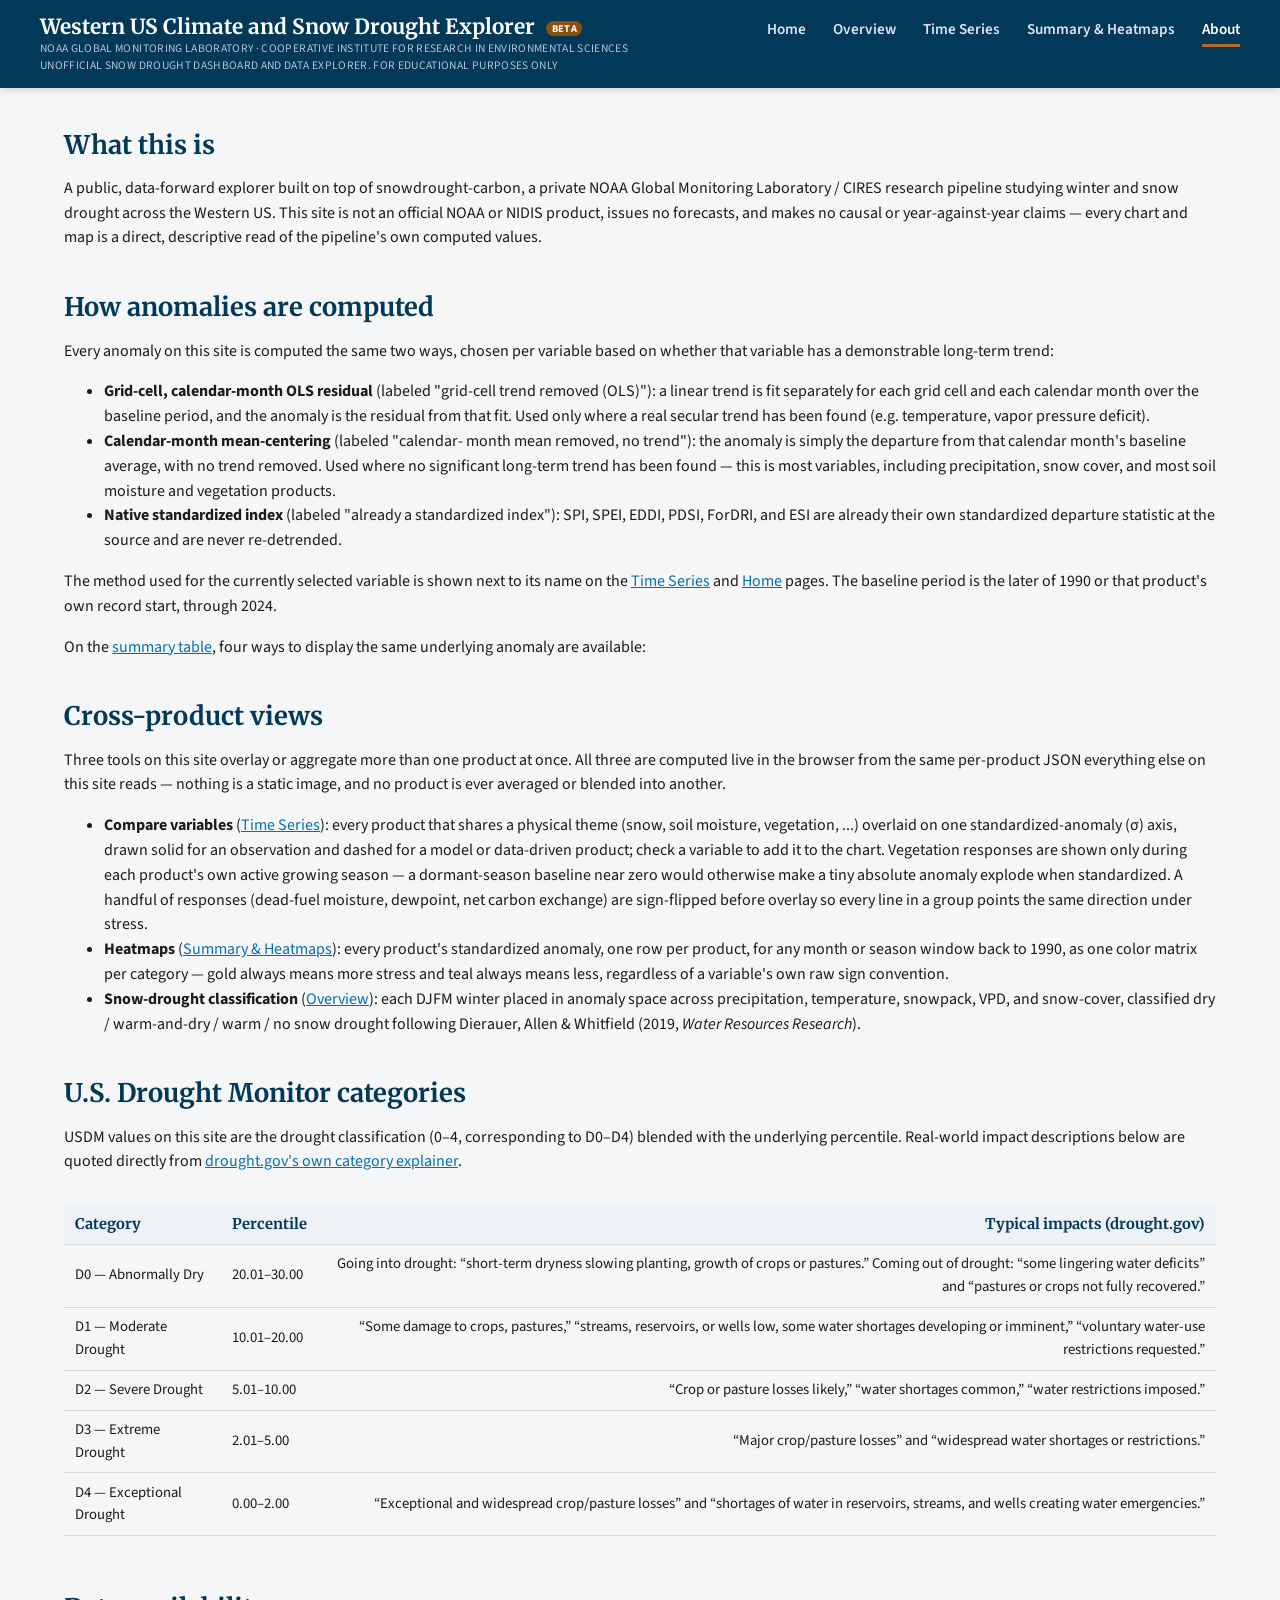
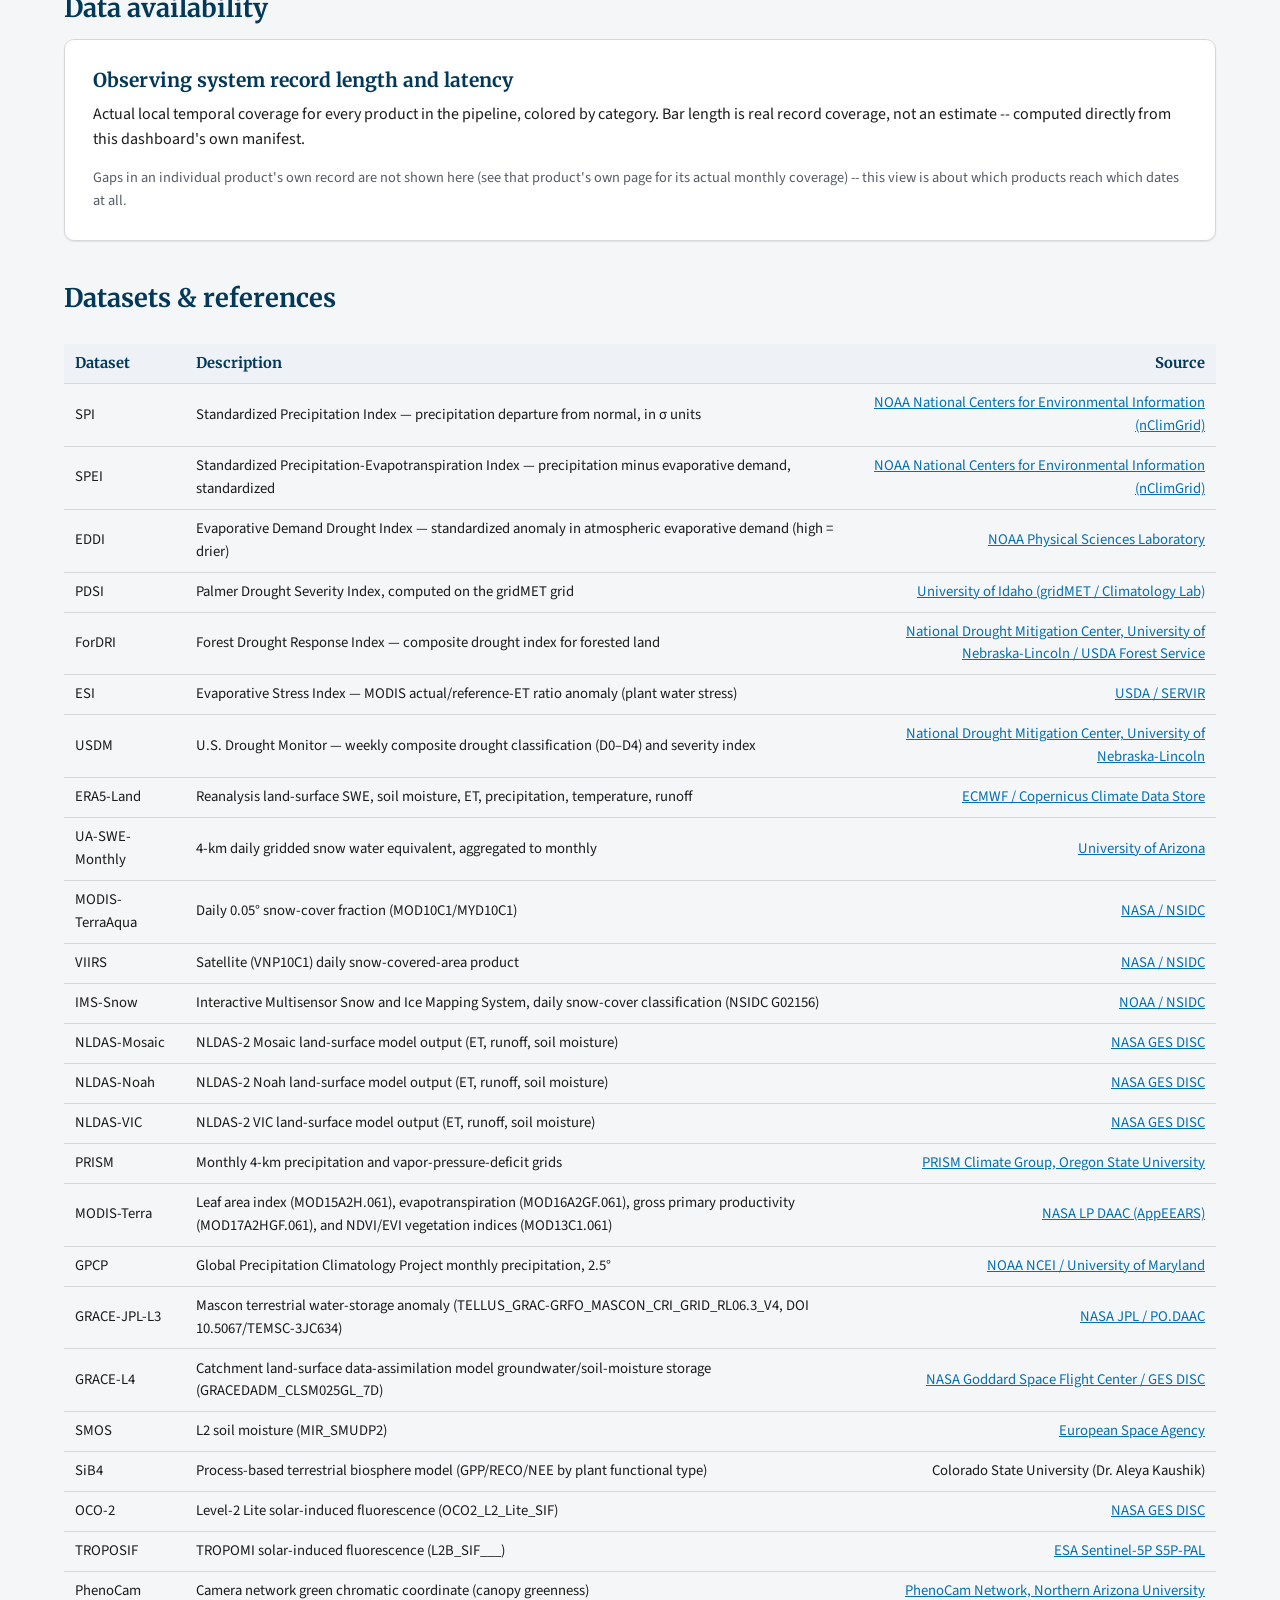
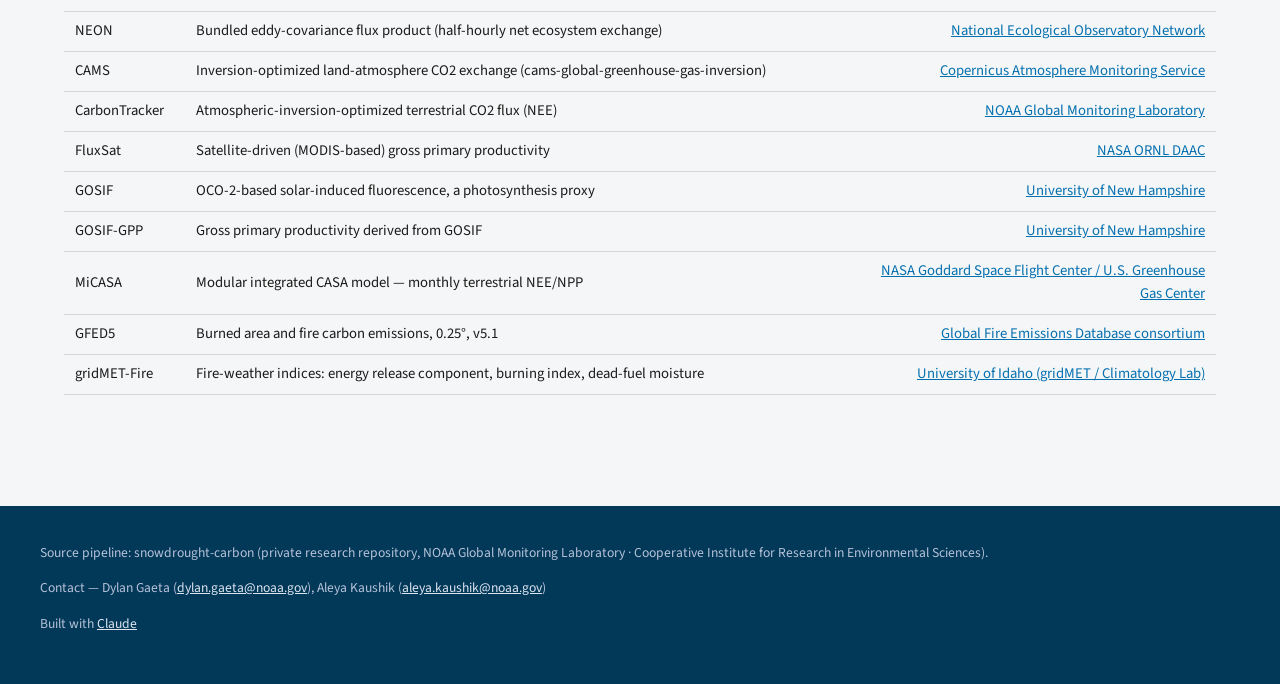
<file: about.html>
<!DOCTYPE html>
<html lang="en">
<head>
<meta charset="UTF-8">
<meta name="viewport" content="width=device-width, initial-scale=1.0">
<meta name="description" content="Methodology, data sources, and references for the Western US Climate and Snow Drought Explorer -- an unofficial, descriptive-only research dashboard.">
<title>About &mdash; 2025-2026 Western US Climate and Snow Drought Explorer</title>
<link rel="icon" href="data:image/svg+xml,%3Csvg xmlns='http://www.w3.org/2000/svg' viewBox='0 0 24 24'%3E%3Cg stroke='%23162e51' stroke-width='2' stroke-linecap='round'%3E%3Cline x1='12' y1='2' x2='12' y2='22'/%3E%3Cline x1='4' y1='6' x2='20' y2='18'/%3E%3Cline x1='4' y1='18' x2='20' y2='6'/%3E%3C/g%3E%3C/svg%3E">
<link rel="preconnect" href="https://fonts.googleapis.com">
<link href="https://fonts.googleapis.com/css2?family=Source+Sans+Pro:wght@400;600;700&family=Merriweather:wght@700;900&display=swap" rel="stylesheet">
<link rel="stylesheet" href="css/style.css">
<script src="https://cdn.plot.ly/plotly-2.35.2.min.js"></script>
</head>
<body>

<header class="site-header">
  <div class="header-inner">
    <h1 class="wordmark-h1"><a class="wordmark" href="index.html">Western US Climate and Snow Drought Explorer <span class="beta-tag">BETA</span>
      <small>NOAA Global Monitoring Laboratory &middot; Cooperative Institute for Research in Environmental Sciences</small>
      <small>Unofficial snow drought dashboard and data explorer. For educational purposes only</small>
    </a></h1>
    <nav class="site-nav">
      <a href="index.html">Home</a>
      <a href="findings.html">Overview</a>
      <a href="explore.html">Time Series</a>
      <a href="data.html">Summary & Heatmaps</a>
      <a href="about.html" class="active">About</a>
    </nav>
  </div>
</header>

<main>

  <section id="what-this-is">
    <h2>What this is</h2>
    <p>
      A public, data-forward explorer built on top of snowdrought-carbon, a
      private NOAA Global Monitoring Laboratory / CIRES research pipeline
      studying winter and snow drought across the Western US. This site is
      not an official NOAA or NIDIS product, issues no forecasts, and makes
      no causal or year-against-year claims &mdash; every chart and map is a
      direct, descriptive read of the pipeline's own computed values.
    </p>
  </section>

  <section id="methodology">
    <h2>How anomalies are computed</h2>
    <p>
      Every anomaly on this site is computed the same two ways, chosen per
      variable based on whether that variable has a demonstrable long-term
      trend:
    </p>
    <ul>
      <li><strong>Grid-cell, calendar-month OLS residual</strong> (labeled
        "grid-cell trend removed (OLS)"): a linear trend is fit separately
        for each grid cell and each calendar month over the baseline
        period, and the anomaly is the residual from that fit. Used only
        where a real secular trend has been found (e.g. temperature,
        vapor pressure deficit).</li>
      <li><strong>Calendar-month mean-centering</strong> (labeled "calendar-
        month mean removed, no trend"): the anomaly is simply the departure
        from that calendar month's baseline average, with no trend
        removed. Used where no significant long-term trend has been found
        &mdash; this is most variables, including precipitation, snow
        cover, and most soil moisture and vegetation products.</li>
      <li><strong>Native standardized index</strong> (labeled "already a
        standardized index"): SPI, SPEI, EDDI, PDSI, ForDRI, and ESI are
        already their own standardized departure statistic at the source
        and are never re-detrended.</li>
    </ul>
    <p>
      The method used for the currently selected variable is shown next to
      its name on the <a href="explore.html">Time Series</a> and
      <a href="index.html">Home</a> pages. The baseline period is the later
      of 1990 or that product's own record start, through 2024.
    </p>
    <p>
      On the <a href="data.html">summary table</a>, four ways to display the
      same underlying anomaly are available:
    </p>
    <ul id="value-type-list"></ul>
  </section>

  <section id="cross-product-methodology">
    <h2>Cross-product views</h2>
    <p>
      Three tools on this site overlay or aggregate more than one product at
      once. All three are computed live in the browser from the same
      per-product JSON everything else on this site reads &mdash; nothing is
      a static image, and no product is ever averaged or blended into
      another.
    </p>
    <ul>
      <li><strong>Compare variables</strong>
        (<a href="explore.html#compare">Time Series</a>): every product
        that shares a physical theme (snow, soil moisture, vegetation, ...)
        overlaid on one standardized-anomaly (&sigma;) axis, drawn solid for
        an observation and dashed for a model or data-driven product; check a
        variable to add it to the chart. Vegetation responses are shown only
        during each product's own active growing season &mdash; a
        dormant-season baseline near zero would otherwise make a tiny
        absolute anomaly explode when standardized. A handful of responses
        (dead-fuel moisture, dewpoint, net carbon exchange) are sign-flipped
        before overlay so every line in a group points the same direction
        under stress.</li>
      <li><strong>Heatmaps</strong> (<a href="data.html#heatmaps">Summary &amp;
        Heatmaps</a>): every product's standardized anomaly, one row per
        product, for any month or season window back to 1990, as one color
        matrix per category &mdash; gold always means more stress and teal
        always means less, regardless of a variable's own raw sign
        convention.</li>
      <li><strong>Snow-drought classification</strong>
        (<a href="findings.html">Overview</a>): each DJFM winter placed
        in anomaly space across precipitation, temperature, snowpack, VPD,
        and snow-cover, classified dry / warm-and-dry / warm / no snow
        drought following Dierauer, Allen &amp; Whitfield (2019, <em>Water
        Resources Research</em>).</li>
    </ul>
  </section>

  <section id="usdm-classification">
    <h2>U.S. Drought Monitor categories</h2>
    <p>USDM values on this site are the drought classification (0&ndash;4,
      corresponding to D0&ndash;D4) blended with the underlying percentile.
      Real-world impact descriptions below are quoted directly from
      <a href="https://www.drought.gov/explaining-drought-category-maps" target="_blank" rel="noopener">drought.gov's own category explainer</a>.</p>
    <div style="overflow-x:auto;">
      <table class="headline-table">
        <thead><tr><th>Category</th><th>Percentile</th><th>Typical impacts (drought.gov)</th></tr></thead>
        <tbody>
          <tr><td>D0 &mdash; Abnormally Dry</td><td>20.01&ndash;30.00</td><td>Going into drought: &ldquo;short-term dryness slowing planting, growth of crops or pastures.&rdquo; Coming out of drought: &ldquo;some lingering water deficits&rdquo; and &ldquo;pastures or crops not fully recovered.&rdquo;</td></tr>
          <tr><td>D1 &mdash; Moderate Drought</td><td>10.01&ndash;20.00</td><td>&ldquo;Some damage to crops, pastures,&rdquo; &ldquo;streams, reservoirs, or wells low, some water shortages developing or imminent,&rdquo; &ldquo;voluntary water-use restrictions requested.&rdquo;</td></tr>
          <tr><td>D2 &mdash; Severe Drought</td><td>5.01&ndash;10.00</td><td>&ldquo;Crop or pasture losses likely,&rdquo; &ldquo;water shortages common,&rdquo; &ldquo;water restrictions imposed.&rdquo;</td></tr>
          <tr><td>D3 &mdash; Extreme Drought</td><td>2.01&ndash;5.00</td><td>&ldquo;Major crop/pasture losses&rdquo; and &ldquo;widespread water shortages or restrictions.&rdquo;</td></tr>
          <tr><td>D4 &mdash; Exceptional Drought</td><td>0.00&ndash;2.00</td><td>&ldquo;Exceptional and widespread crop/pasture losses&rdquo; and &ldquo;shortages of water in reservoirs, streams, and wells creating water emergencies.&rdquo;</td></tr>
        </tbody>
      </table>
    </div>
  </section>

  <section id="observational-coverage">
    <h2>Data availability</h2>
    <div class="panel finding-card">
      <h3>Observing system record length and latency</h3>
      <p>Actual local temporal coverage for every product in the pipeline,
        colored by category. Bar length is real record coverage, not an
        estimate -- computed directly from this dashboard's own manifest.</p>
      <div id="coverage-chart"></div>
      <p class="finding-note">Gaps in an individual product's own record are not shown here (see that product's own page for its actual monthly coverage) -- this view is about which products reach which dates at all.</p>
    </div>
  </section>

  <section id="references">
    <h2>Datasets &amp; references</h2>
    <div style="overflow-x:auto;">
      <table class="headline-table">
        <thead><tr><th>Dataset</th><th>Description</th><th>Source</th></tr></thead>
        <tbody>
          <tr><td>SPI</td><td>Standardized Precipitation Index &mdash; precipitation departure from normal, in &sigma; units</td><td><a href="https://www.drought.gov/data-maps-tools/us-gridded-standardized-precipitation-index-spi-nclimgrid-monthly" target="_blank" rel="noopener">NOAA National Centers for Environmental Information (nClimGrid)</a></td></tr>
          <tr><td>SPEI</td><td>Standardized Precipitation-Evapotranspiration Index &mdash; precipitation minus evaporative demand, standardized</td><td><a href="https://www.drought.gov/data-maps-tools/us-gridded-standardized-precipitation-index-spei-nclimgrid-monthly" target="_blank" rel="noopener">NOAA National Centers for Environmental Information (nClimGrid)</a></td></tr>
          <tr><td>EDDI</td><td>Evaporative Demand Drought Index &mdash; standardized anomaly in atmospheric evaporative demand (high = drier)</td><td><a href="https://psl.noaa.gov/eddi/" target="_blank" rel="noopener">NOAA Physical Sciences Laboratory</a></td></tr>
          <tr><td>PDSI</td><td>Palmer Drought Severity Index, computed on the gridMET grid</td><td><a href="https://www.drought.gov/data-maps-tools/us-gridded-palmer-drought-severity-index-pdsi-gridmet" target="_blank" rel="noopener">University of Idaho (gridMET / Climatology Lab)</a></td></tr>
          <tr><td>ForDRI</td><td>Forest Drought Response Index &mdash; composite drought index for forested land</td><td><a href="https://fordri.unl.edu" target="_blank" rel="noopener">National Drought Mitigation Center, University of Nebraska-Lincoln / USDA Forest Service</a></td></tr>
          <tr><td>ESI</td><td>Evaporative Stress Index &mdash; MODIS actual/reference-ET ratio anomaly (plant water stress)</td><td><a href="https://gis1.servirglobal.net/data/esi" target="_blank" rel="noopener">USDA / SERVIR</a></td></tr>
          <tr><td>USDM</td><td>U.S. Drought Monitor &mdash; weekly composite drought classification (D0&ndash;D4) and severity index</td><td><a href="https://droughtmonitor.unl.edu/" target="_blank" rel="noopener">National Drought Mitigation Center, University of Nebraska-Lincoln</a></td></tr>
          <tr><td>ERA5-Land</td><td>Reanalysis land-surface SWE, soil moisture, ET, precipitation, temperature, runoff</td><td><a href="https://cds.climate.copernicus.eu/" target="_blank" rel="noopener">ECMWF / Copernicus Climate Data Store</a></td></tr>
          <tr><td>UA-SWE-Monthly</td><td>4-km daily gridded snow water equivalent, aggregated to monthly</td><td><a href="https://climate.arizona.edu/data/UA_SWE/DailyData_4km" target="_blank" rel="noopener">University of Arizona</a></td></tr>
          <tr><td>MODIS-TerraAqua</td><td>Daily 0.05&deg; snow-cover fraction (MOD10C1/MYD10C1)</td><td><a href="https://nsidc.org/data/mod10c1" target="_blank" rel="noopener">NASA / NSIDC</a></td></tr>
          <tr><td>VIIRS</td><td>Satellite (VNP10C1) daily snow-covered-area product</td><td><a href="https://nsidc.org/data/vnp10c1" target="_blank" rel="noopener">NASA / NSIDC</a></td></tr>
          <tr><td>IMS-Snow</td><td>Interactive Multisensor Snow and Ice Mapping System, daily snow-cover classification (NSIDC G02156)</td><td><a href="https://nsidc.org/data/g02156" target="_blank" rel="noopener">NOAA / NSIDC</a></td></tr>
          <tr><td>NLDAS-Mosaic</td><td>NLDAS-2 Mosaic land-surface model output (ET, runoff, soil moisture)</td><td><a href="https://ldas.gsfc.nasa.gov/nldas" target="_blank" rel="noopener">NASA GES DISC</a></td></tr>
          <tr><td>NLDAS-Noah</td><td>NLDAS-2 Noah land-surface model output (ET, runoff, soil moisture)</td><td><a href="https://ldas.gsfc.nasa.gov/nldas" target="_blank" rel="noopener">NASA GES DISC</a></td></tr>
          <tr><td>NLDAS-VIC</td><td>NLDAS-2 VIC land-surface model output (ET, runoff, soil moisture)</td><td><a href="https://ldas.gsfc.nasa.gov/nldas" target="_blank" rel="noopener">NASA GES DISC</a></td></tr>
          <tr><td>PRISM</td><td>Monthly 4-km precipitation and vapor-pressure-deficit grids</td><td><a href="https://services.nacse.org/prism/data/get/us/4km/" target="_blank" rel="noopener">PRISM Climate Group, Oregon State University</a></td></tr>
          <tr><td>MODIS-Terra</td><td>Leaf area index (MOD15A2H.061), evapotranspiration (MOD16A2GF.061), gross primary productivity (MOD17A2HGF.061), and NDVI/EVI vegetation indices (MOD13C1.061)</td><td><a href="https://appeears.earthdatacloud.nasa.gov/" target="_blank" rel="noopener">NASA LP DAAC (AppEEARS)</a></td></tr>
          <tr><td>GPCP</td><td>Global Precipitation Climatology Project monthly precipitation, 2.5&deg;</td><td><a href="https://www.ncei.noaa.gov/products/global-precipitation-climatology-project" target="_blank" rel="noopener">NOAA NCEI / University of Maryland</a></td></tr>
          <tr><td>GRACE-JPL-L3</td><td>Mascon terrestrial water-storage anomaly (TELLUS_GRAC-GRFO_MASCON_CRI_GRID_RL06.3_V4, DOI 10.5067/TEMSC-3JC634)</td><td><a href="https://podaac.jpl.nasa.gov/dataset/TELLUS_GRAC-GRFO_MASCON_CRI_GRID_RL06.3_V4" target="_blank" rel="noopener">NASA JPL / PO.DAAC</a></td></tr>
          <tr><td>GRACE-L4</td><td>Catchment land-surface data-assimilation model groundwater/soil-moisture storage (GRACEDADM_CLSM025GL_7D)</td><td><a href="https://earth.gsfc.nasa.gov/hydro/data/groundwater-and-soil-moisture-conditions-grace-data-assimilation" target="_blank" rel="noopener">NASA Goddard Space Flight Center / GES DISC</a></td></tr>
          <tr><td>SMOS</td><td>L2 soil moisture (MIR_SMUDP2)</td><td><a href="https://earth.esa.int/eogateway/missions/smos" target="_blank" rel="noopener">European Space Agency</a></td></tr>
          <tr><td>SiB4</td><td>Process-based terrestrial biosphere model (GPP/RECO/NEE by plant functional type)</td><td>Colorado State University (Dr. Aleya Kaushik)</td></tr>
          <tr><td>OCO-2</td><td>Level-2 Lite solar-induced fluorescence (OCO2_L2_Lite_SIF)</td><td><a href="https://disc.gsfc.nasa.gov/" target="_blank" rel="noopener">NASA GES DISC</a></td></tr>
          <tr><td>TROPOSIF</td><td>TROPOMI solar-induced fluorescence (L2B_SIF___)</td><td><a href="https://s5p-pal.com/" target="_blank" rel="noopener">ESA Sentinel-5P S5P-PAL</a></td></tr>
          <tr><td>PhenoCam</td><td>Camera network green chromatic coordinate (canopy greenness)</td><td><a href="https://phenocam.nau.edu/" target="_blank" rel="noopener">PhenoCam Network, Northern Arizona University</a></td></tr>
          <tr><td>NEON</td><td>Bundled eddy-covariance flux product (half-hourly net ecosystem exchange)</td><td><a href="https://data.neonscience.org/data-products/DP4.00200.001" target="_blank" rel="noopener">National Ecological Observatory Network</a></td></tr>
          <tr><td>CAMS</td><td>Inversion-optimized land-atmosphere CO2 exchange (cams-global-greenhouse-gas-inversion)</td><td><a href="https://ads.atmosphere.copernicus.eu/" target="_blank" rel="noopener">Copernicus Atmosphere Monitoring Service</a></td></tr>
          <tr><td>CarbonTracker</td><td>Atmospheric-inversion-optimized terrestrial CO2 flux (NEE)</td><td><a href="https://gml.noaa.gov/ccgg/carbontracker/" target="_blank" rel="noopener">NOAA Global Monitoring Laboratory</a></td></tr>
          <tr><td>FluxSat</td><td>Satellite-driven (MODIS-based) gross primary productivity</td><td><a href="https://www.earthdata.nasa.gov/data/catalog/ornl-cloud-fluxsat-gpp-fpar-1835-2" target="_blank" rel="noopener">NASA ORNL DAAC</a></td></tr>
          <tr><td>GOSIF</td><td>OCO-2-based solar-induced fluorescence, a photosynthesis proxy</td><td><a href="https://data.globalecology.unh.edu/data/GOSIF_v2/Monthly/" target="_blank" rel="noopener">University of New Hampshire</a></td></tr>
          <tr><td>GOSIF-GPP</td><td>Gross primary productivity derived from GOSIF</td><td><a href="https://data.globalecology.unh.edu/data/GOSIF-GPP_v3/Monthly/Mean/" target="_blank" rel="noopener">University of New Hampshire</a></td></tr>
          <tr><td>MiCASA</td><td>Modular integrated CASA model &mdash; monthly terrestrial NEE/NPP</td><td><a href="https://earth.gov/ghgcenter/data-catalog/micasa-carbonflux-grid-v1" target="_blank" rel="noopener">NASA Goddard Space Flight Center / U.S. Greenhouse Gas Center</a></td></tr>
          <tr><td>GFED5</td><td>Burned area and fire carbon emissions, 0.25&deg;, v5.1</td><td><a href="https://www.globalfiredata.org/data.html" target="_blank" rel="noopener">Global Fire Emissions Database consortium</a></td></tr>
          <tr><td>gridMET-Fire</td><td>Fire-weather indices: energy release component, burning index, dead-fuel moisture</td><td><a href="https://www.northwestknowledge.net/metdata/data" target="_blank" rel="noopener">University of Idaho (gridMET / Climatology Lab)</a></td></tr>
        </tbody>
      </table>
    </div>
  </section>

</main>

<footer class="site-footer">
  <div class="footer-inner">
    <p>
      Source pipeline: snowdrought-carbon (private research repository, NOAA
      Global Monitoring Laboratory &middot; Cooperative Institute for
      Research in Environmental Sciences).
    </p>
    <p id="contact">
      Contact &mdash;
      Dylan Gaeta (<a href="mailto:dylan.gaeta@noaa.gov">dylan.gaeta@noaa.gov</a>),
      Aleya Kaushik (<a href="mailto:aleya.kaushik@noaa.gov">aleya.kaushik@noaa.gov</a>)
    </p>
    <p id="built-with">Built with <a href="https://claude.com/claude-code" target="_blank" rel="noopener">Claude</a></p>
  </div>
</footer>

<script src="js/common.js"></script>
<script src="js/about.js"></script>
</body>
</html>
</file>
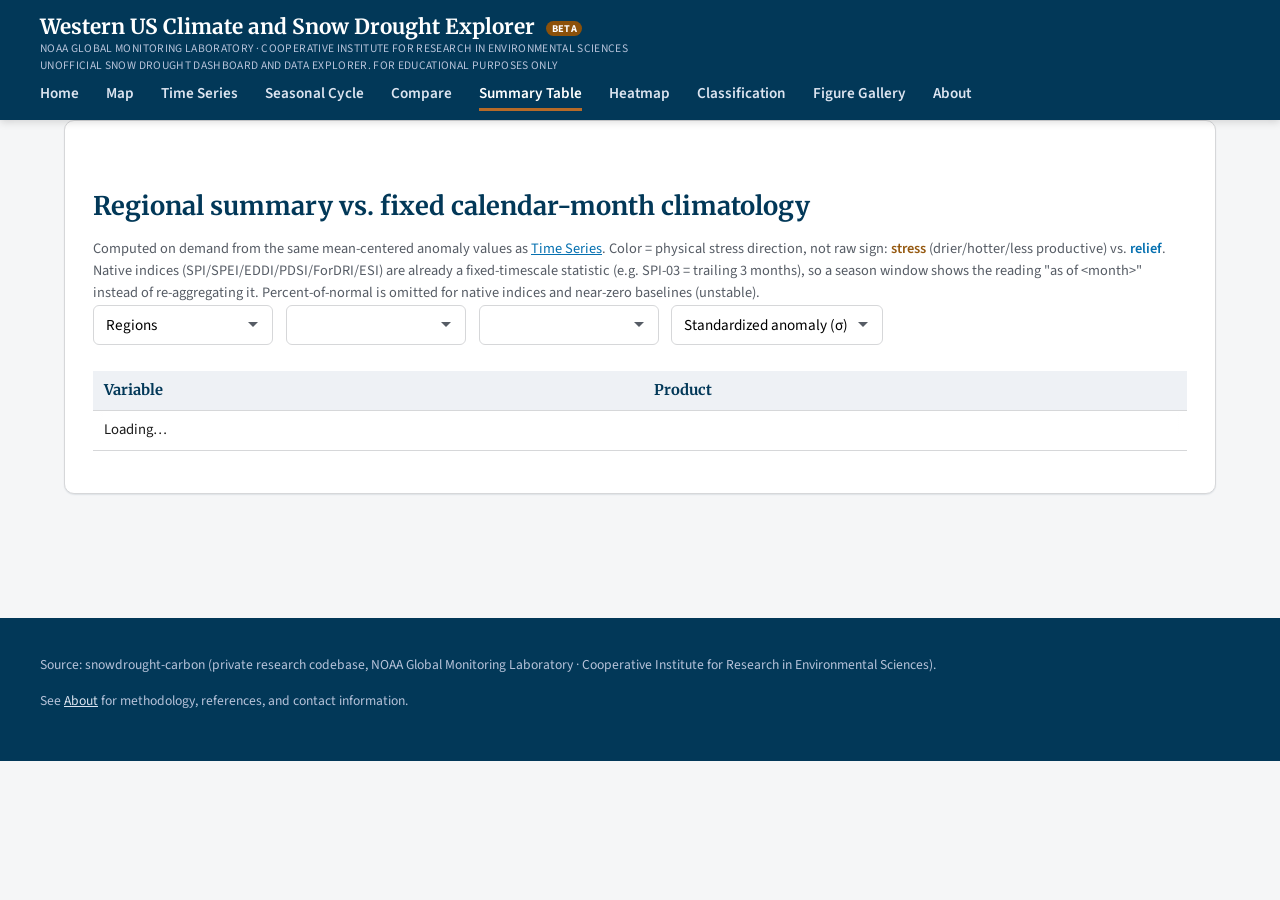
<file: data.html>
<!DOCTYPE html>
<html lang="en">
<head>
<meta charset="UTF-8">
<meta name="viewport" content="width=device-width, initial-scale=1.0">
<meta name="description" content="Regional summary table -- every product, one month/season/year at a time -- for the Western US snow drought dashboard.">
<title>Summary Table &mdash; 2025-2026 Western US Climate and Snow Drought Explorer</title>
<link rel="icon" href="data:image/svg+xml,%3Csvg xmlns='http://www.w3.org/2000/svg' viewBox='0 0 24 24'%3E%3Cg stroke='%23162e51' stroke-width='2' stroke-linecap='round'%3E%3Cline x1='12' y1='2' x2='12' y2='22'/%3E%3Cline x1='4' y1='6' x2='20' y2='18'/%3E%3Cline x1='4' y1='18' x2='20' y2='6'/%3E%3C/g%3E%3C/svg%3E">
<link rel="preconnect" href="https://fonts.googleapis.com">
<link href="https://fonts.googleapis.com/css2?family=Source+Sans+Pro:wght@400;600;700&family=Merriweather:wght@700;900&display=swap" rel="stylesheet">
<link rel="stylesheet" href="css/style.css">
<script src="https://cdn.plot.ly/plotly-2.35.2.min.js"></script>
</head>
<body>

<header class="site-header">
  <div class="header-inner">
    <h1 class="wordmark-h1"><a class="wordmark" href="home.html">Western US Climate and Snow Drought Explorer <span class="beta-tag">BETA</span>
      <small>NOAA Global Monitoring Laboratory &middot; Cooperative Institute for Research in Environmental Sciences</small>
      <small>Unofficial snow drought dashboard and data explorer. For educational purposes only</small>
    </a></h1>
    <button class="nav-toggle" id="nav-toggle" type="button" aria-label="Toggle navigation" aria-expanded="false" aria-controls="site-nav"><span></span><span></span><span></span></button>
    <nav class="site-nav" id="site-nav">
      <a href="home.html">Home</a>
      <a href="map.html">Map</a>
      <a href="explore.html">Time Series</a>
      <a href="seasonal.html">Seasonal Cycle</a>
      <a href="compare.html">Compare</a>
      <a href="data.html" class="active">Summary Table</a>
      <a href="heatmaps.html">Heatmap</a>
      <a href="classification.html">Classification</a>
      <a href="gallery.html">Figure Gallery</a>
      <a href="about.html">About</a>
    </nav>
  </div>
</header>

<main>

  <section class="panel" id="summary">
    <h2>Regional summary vs. fixed calendar-month climatology</h2>
    <p class="finding-note">
      Computed on demand from the same mean-centered anomaly values as
      <a href="explore.html">Time Series</a>. Color = physical stress
      direction, not raw sign:
      <span style="color:#955910; font-weight:600;">stress</span>
      (drier/hotter/less productive) vs.
      <span style="color:#0570b0; font-weight:600;">relief</span>.
      Native indices (SPI/SPEI/EDDI/PDSI/ForDRI/ESI) are already a
      fixed-timescale statistic (e.g. SPI-03 = trailing 3 months), so a
      season window shows the reading "as of &lt;month&gt;" instead of
      re-aggregating it. Percent-of-normal is omitted for native indices
      and near-zero baselines (unstable).
    </p>
    <div class="selector-row">
      <select id="summary-region-group-select" aria-label="Regions">
        <option value="summary" selected>Regions</option>
        <option value="states">States</option>
        <option value="huc2">HUC2 regions</option>
      </select>
      <select id="summary-window-select" aria-label="Window"></select>
      <select id="summary-year-select" aria-label="Year"></select>
      <select id="summary-value-select" aria-label="Value to display">
        <option value="sigma" selected>Standardized anomaly (&sigma;)</option>
        <option value="percentile">Percentile</option>
        <option value="raw">Raw units</option>
        <option value="percent_of_normal">Percent of normal</option>
        <option value="rank">Rank on record</option>
      </select>
    </div>
    <p id="summary-value-glossary" class="value-glossary"></p>
    <div class="summary-table-scroll">
      <table class="headline-table" id="summary-table">
        <thead>
          <tr id="summary-table-header"><th>Variable</th><th>Product</th></tr>
        </thead>
        <tbody id="summary-table-body">
          <tr><td colspan="2">Loading&hellip;</td></tr>
        </tbody>
      </table>
    </div>
  </section>

</main>

<footer class="site-footer">
  <div class="footer-inner">
    <p>
      Source: snowdrought-carbon (private research codebase, NOAA
      Global Monitoring Laboratory &middot; Cooperative Institute for
      Research in Environmental Sciences).
    </p>
    <p>
      See <a href="about.html">About</a> for methodology, references, and
      contact information.
    </p>
  </div>
</footer>

<script src="js/common.js"></script>
<script src="js/summary.js"></script>
</body>
</html>
</file>
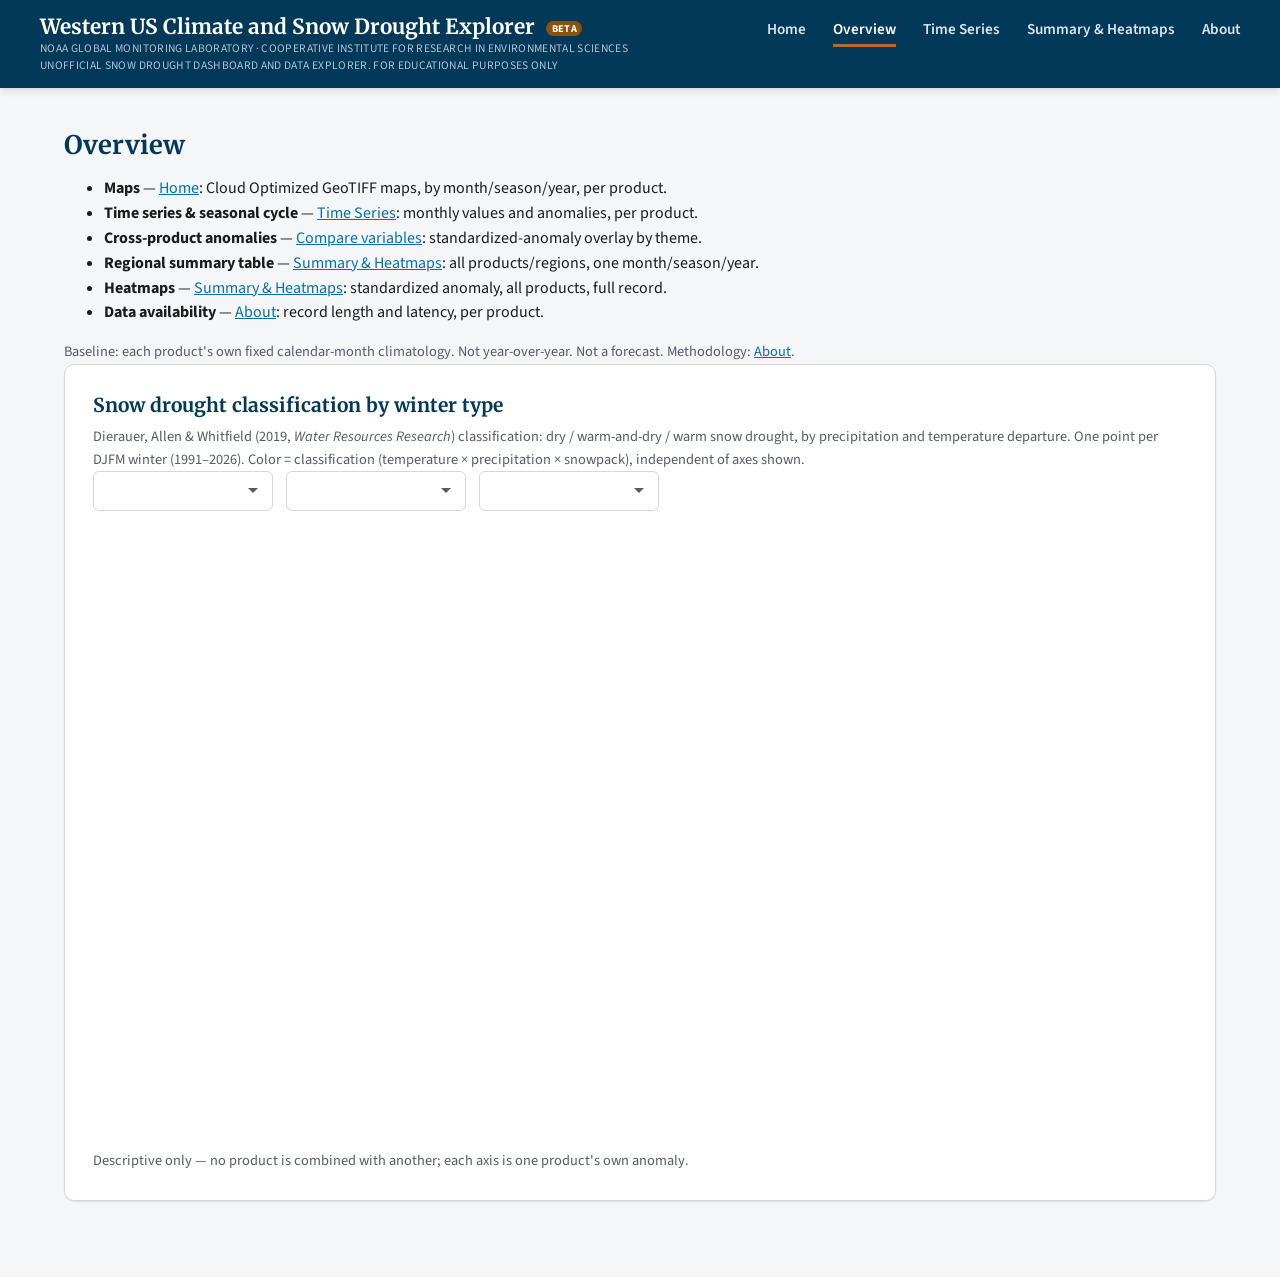
<file: findings.html>
<!DOCTYPE html>
<html lang="en">
<head>
<meta charset="UTF-8">
<meta name="viewport" content="width=device-width, initial-scale=1.0">
<meta name="description" content="Overview of the Western US snow drought explorer's data views -- maps, time series, seasonal cycle, cross-product anomalies, heatmaps, data availability -- and the Dierauer snow-drought classification for the 2025-2026 winter.">
<title>Overview &mdash; 2025-2026 Western US Climate and Snow Drought Explorer</title>
<link rel="icon" href="data:image/svg+xml,%3Csvg xmlns='http://www.w3.org/2000/svg' viewBox='0 0 24 24'%3E%3Cg stroke='%23162e51' stroke-width='2' stroke-linecap='round'%3E%3Cline x1='12' y1='2' x2='12' y2='22'/%3E%3Cline x1='4' y1='6' x2='20' y2='18'/%3E%3Cline x1='4' y1='18' x2='20' y2='6'/%3E%3C/g%3E%3C/svg%3E">
<link rel="preconnect" href="https://fonts.googleapis.com">
<link href="https://fonts.googleapis.com/css2?family=Source+Sans+Pro:wght@400;600;700&family=Merriweather:wght@700;900&display=swap" rel="stylesheet">
<link rel="stylesheet" href="css/style.css">
<script src="https://cdn.plot.ly/plotly-2.35.2.min.js"></script>
</head>
<body>

<header class="site-header">
  <div class="header-inner">
    <h1 class="wordmark-h1"><a class="wordmark" href="index.html">Western US Climate and Snow Drought Explorer <span class="beta-tag">BETA</span>
      <small>NOAA Global Monitoring Laboratory &middot; Cooperative Institute for Research in Environmental Sciences</small>
      <small>Unofficial snow drought dashboard and data explorer. For educational purposes only</small>
    </a></h1>
    <nav class="site-nav">
      <a href="index.html">Home</a>
      <a href="findings.html" class="active">Overview</a>
      <a href="explore.html">Time Series</a>
      <a href="data.html">Summary & Heatmaps</a>
      <a href="about.html">About</a>
    </nav>
  </div>
</header>

<main>

  <section id="overview">
    <h2>Overview</h2>
    <ul class="overview-list">
      <li><strong>Maps</strong> &mdash; <a href="index.html">Home</a>: Cloud Optimized GeoTIFF maps, by month/season/year, per product.</li>
      <li><strong>Time series &amp; seasonal cycle</strong> &mdash; <a href="explore.html">Time Series</a>: monthly values and anomalies, per product.</li>
      <li><strong>Cross-product anomalies</strong> &mdash; <a href="explore.html#compare">Compare variables</a>: standardized-anomaly overlay by theme.</li>
      <li><strong>Regional summary table</strong> &mdash; <a href="data.html">Summary &amp; Heatmaps</a>: all products/regions, one month/season/year.</li>
      <li><strong>Heatmaps</strong> &mdash; <a href="data.html#heatmaps">Summary &amp; Heatmaps</a>: standardized anomaly, all products, full record.</li>
      <li><strong>Data availability</strong> &mdash; <a href="about.html#observational-coverage">About</a>: record length and latency, per product.</li>
    </ul>
    <p class="finding-note">Baseline: each product's own fixed calendar-month climatology. Not year-over-year. Not a forecast. Methodology: <a href="about.html">About</a>.</p>
  </section>

  <section id="snow-drought-classification">
    <div class="panel finding-card">
      <h3>Snow drought classification by winter type</h3>
      <p class="finding-note">
        Dierauer, Allen &amp; Whitfield (2019, <em>Water Resources
        Research</em>) classification: dry / warm-and-dry / warm snow
        drought, by precipitation and temperature departure. One point per
        DJFM winter (1991&ndash;2026). Color = classification (temperature
        &times; precipitation &times; snowpack), independent of axes shown.
      </p>
      <div class="selector-row">
        <select id="quadrant-region-select" aria-label="Region"></select>
        <select id="quadrant-x-select" aria-label="X axis"></select>
        <select id="quadrant-y-select" aria-label="Y axis"></select>
      </div>
      <div id="quadrant-chart"></div>
      <p class="finding-note">Descriptive only &mdash; no product is combined with another; each axis is one product's own anomaly.</p>
    </div>
  </section>

</main>

<script src="js/common.js"></script>
<script src="js/findings.js"></script>
</body>
</html>
</file>
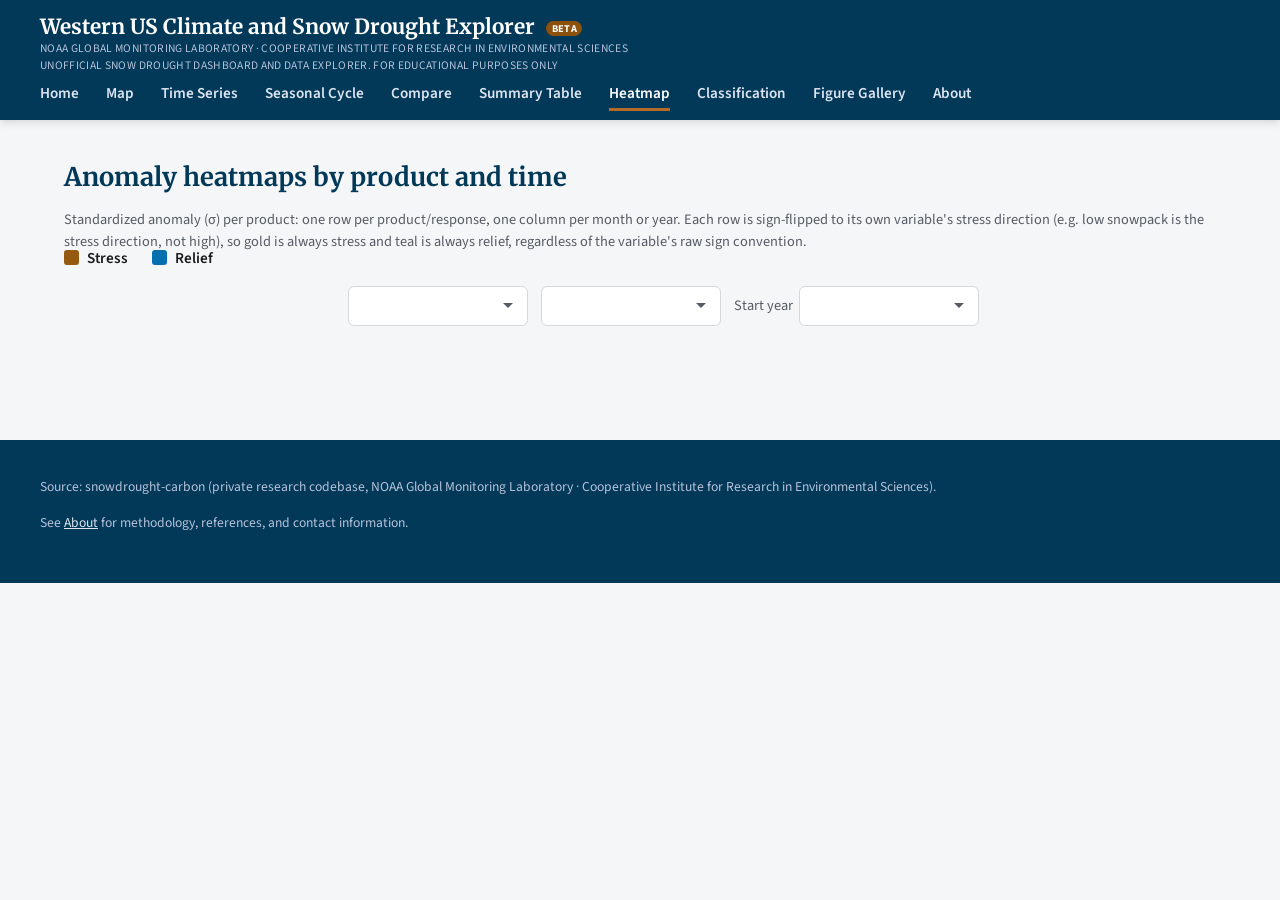
<file: heatmaps.html>
<!DOCTYPE html>
<html lang="en">
<head>
<meta charset="UTF-8">
<meta name="viewport" content="width=device-width, initial-scale=1.0">
<meta name="description" content="Cross-product standardized-anomaly heatmaps, by month or season/year, for the Western US snow drought dashboard.">
<title>Heatmap &mdash; 2025-2026 Western US Climate and Snow Drought Explorer</title>
<link rel="icon" href="data:image/svg+xml,%3Csvg xmlns='http://www.w3.org/2000/svg' viewBox='0 0 24 24'%3E%3Cg stroke='%23162e51' stroke-width='2' stroke-linecap='round'%3E%3Cline x1='12' y1='2' x2='12' y2='22'/%3E%3Cline x1='4' y1='6' x2='20' y2='18'/%3E%3Cline x1='4' y1='18' x2='20' y2='6'/%3E%3C/g%3E%3C/svg%3E">
<link rel="preconnect" href="https://fonts.googleapis.com">
<link href="https://fonts.googleapis.com/css2?family=Source+Sans+Pro:wght@400;600;700&family=Merriweather:wght@700;900&display=swap" rel="stylesheet">
<link rel="stylesheet" href="css/style.css">
<script src="https://cdn.plot.ly/plotly-2.35.2.min.js"></script>
</head>
<body>

<header class="site-header">
  <div class="header-inner">
    <h1 class="wordmark-h1"><a class="wordmark" href="home.html">Western US Climate and Snow Drought Explorer <span class="beta-tag">BETA</span>
      <small>NOAA Global Monitoring Laboratory &middot; Cooperative Institute for Research in Environmental Sciences</small>
      <small>Unofficial snow drought dashboard and data explorer. For educational purposes only</small>
    </a></h1>
    <button class="nav-toggle" id="nav-toggle" type="button" aria-label="Toggle navigation" aria-expanded="false" aria-controls="site-nav"><span></span><span></span><span></span></button>
    <nav class="site-nav" id="site-nav">
      <a href="home.html">Home</a>
      <a href="map.html">Map</a>
      <a href="explore.html">Time Series</a>
      <a href="seasonal.html">Seasonal Cycle</a>
      <a href="compare.html">Compare</a>
      <a href="data.html">Summary Table</a>
      <a href="heatmaps.html" class="active">Heatmap</a>
      <a href="classification.html">Classification</a>
      <a href="gallery.html">Figure Gallery</a>
      <a href="about.html">About</a>
    </nav>
  </div>
</header>

<main>

  <section id="heatmaps">
    <h2>Anomaly heatmaps by product and time</h2>
    <p class="finding-note">Standardized anomaly (&sigma;) per product: one
      row per product/response, one column per month or year. Each row is
      sign-flipped to its own variable's stress direction (e.g. low
      snowpack is the stress direction, not high), so gold is always stress
      and teal is always relief, regardless of the variable's raw sign
      convention.</p>
    <div class="heatmap-legend-key">
      <span><span class="heatmap-legend-swatch" style="background:#955910;"></span> Stress</span>
      <span><span class="heatmap-legend-swatch" style="background:#0570b0;"></span> Relief</span>
    </div>
    <div class="explorer-layout">
      <nav class="category-tabs" id="heatmap-category-tabs" aria-label="Category"></nav>

      <div>
        <div class="selector-row">
          <select id="heatmap-family-select" aria-label="Heatmap family"></select>
          <select id="heatmap-region-select" aria-label="Region"></select>
          <label class="boundary-toggle" for="heatmap-start-year-select">Start year
            <select id="heatmap-start-year-select" aria-label="Start year"></select>
          </label>
        </div>
        <h3 id="heatmap-title" class="figure-title"></h3>
        <div class="heatmap-chart-scroll"><div id="heatmap-chart"></div></div>
      </div>
    </div>
  </section>

</main>

<footer class="site-footer">
  <div class="footer-inner">
    <p>
      Source: snowdrought-carbon (private research codebase, NOAA
      Global Monitoring Laboratory &middot; Cooperative Institute for
      Research in Environmental Sciences).
    </p>
    <p>
      See <a href="about.html">About</a> for methodology, references, and
      contact information.
    </p>
  </div>
</footer>

<script src="js/common.js"></script>
<script src="js/heatmaps.js"></script>
</body>
</html>
</file>
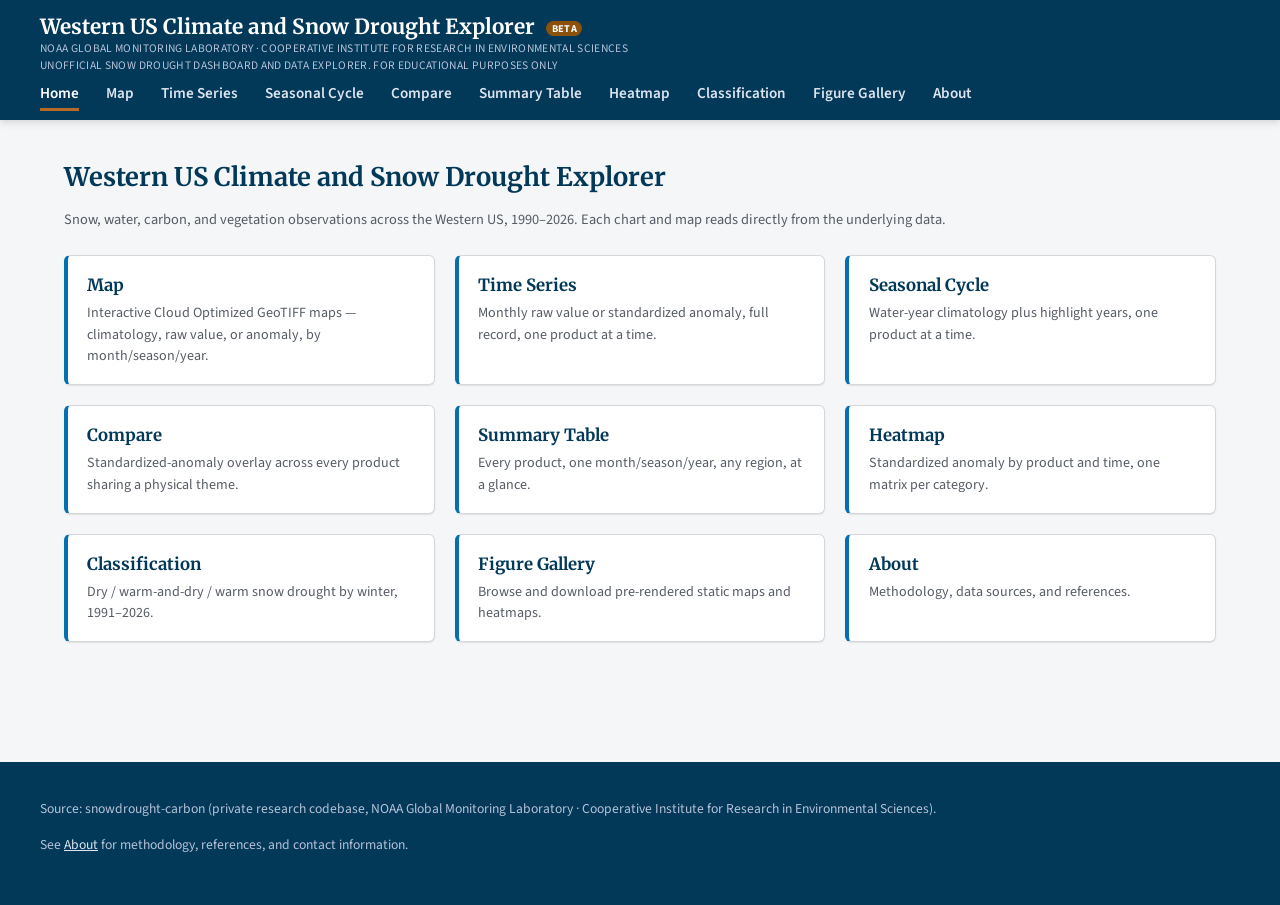
<file: home.html>
<!DOCTYPE html>
<html lang="en">
<head>
<meta charset="UTF-8">
<meta name="viewport" content="width=device-width, initial-scale=1.0">
<meta name="description" content="A data-forward dashboard tracking the 2025-2026 Western US snow drought across snow, water, carbon, and vegetation observations. Unofficial, descriptive-only -- not a NOAA or NIDIS product.">
<title>2025-2026 Western US Climate and Snow Drought Explorer</title>
<link rel="icon" href="data:image/svg+xml,%3Csvg xmlns='http://www.w3.org/2000/svg' viewBox='0 0 24 24'%3E%3Cg stroke='%23162e51' stroke-width='2' stroke-linecap='round'%3E%3Cline x1='12' y1='2' x2='12' y2='22'/%3E%3Cline x1='4' y1='6' x2='20' y2='18'/%3E%3Cline x1='4' y1='18' x2='20' y2='6'/%3E%3C/g%3E%3C/svg%3E">
<link rel="preconnect" href="https://fonts.googleapis.com">
<link href="https://fonts.googleapis.com/css2?family=Source+Sans+Pro:wght@400;600;700&family=Merriweather:wght@700;900&display=swap" rel="stylesheet">
<link rel="stylesheet" href="css/style.css">
</head>
<body>

<header class="site-header">
  <div class="header-inner">
    <h1 class="wordmark-h1"><a class="wordmark" href="home.html">Western US Climate and Snow Drought Explorer <span class="beta-tag">BETA</span>
      <small>NOAA Global Monitoring Laboratory &middot; Cooperative Institute for Research in Environmental Sciences</small>
      <small>Unofficial snow drought dashboard and data explorer. For educational purposes only</small>
    </a></h1>
    <button class="nav-toggle" id="nav-toggle" type="button" aria-label="Toggle navigation" aria-expanded="false" aria-controls="site-nav"><span></span><span></span><span></span></button>
    <nav class="site-nav" id="site-nav">
      <a href="home.html" class="active">Home</a>
      <a href="map.html">Map</a>
      <a href="explore.html">Time Series</a>
      <a href="seasonal.html">Seasonal Cycle</a>
      <a href="compare.html">Compare</a>
      <a href="data.html">Summary Table</a>
      <a href="heatmaps.html">Heatmap</a>
      <a href="classification.html">Classification</a>
      <a href="gallery.html">Figure Gallery</a>
      <a href="about.html">About</a>
    </nav>
  </div>
</header>

<main>

  <section id="home">
    <h2>Western US Climate and Snow Drought Explorer</h2>
    <p class="finding-note">Snow, water, carbon, and vegetation observations
      across the Western US, 1990&ndash;2026. Each chart and map reads
      directly from the underlying data.</p>

    <div class="home-nav-grid">
      <a class="home-nav-card" href="map.html">
        <strong>Map</strong>
        <span>Interactive Cloud Optimized GeoTIFF maps &mdash; climatology, raw value, or anomaly, by month/season/year.</span>
      </a>
      <a class="home-nav-card" href="explore.html">
        <strong>Time Series</strong>
        <span>Monthly raw value or standardized anomaly, full record, one product at a time.</span>
      </a>
      <a class="home-nav-card" href="seasonal.html">
        <strong>Seasonal Cycle</strong>
        <span>Water-year climatology plus highlight years, one product at a time.</span>
      </a>
      <a class="home-nav-card" href="compare.html">
        <strong>Compare</strong>
        <span>Standardized-anomaly overlay across every product sharing a physical theme.</span>
      </a>
      <a class="home-nav-card" href="data.html">
        <strong>Summary Table</strong>
        <span>Every product, one month/season/year, any region, at a glance.</span>
      </a>
      <a class="home-nav-card" href="heatmaps.html">
        <strong>Heatmap</strong>
        <span>Standardized anomaly by product and time, one matrix per category.</span>
      </a>
      <a class="home-nav-card" href="classification.html">
        <strong>Classification</strong>
        <span>Dry / warm-and-dry / warm snow drought by winter, 1991&ndash;2026.</span>
      </a>
      <a class="home-nav-card" href="gallery.html">
        <strong>Figure Gallery</strong>
        <span>Browse and download pre-rendered static maps and heatmaps.</span>
      </a>
      <a class="home-nav-card" href="about.html">
        <strong>About</strong>
        <span>Methodology, data sources, and references.</span>
      </a>
    </div>
  </section>

</main>

<footer class="site-footer">
  <div class="footer-inner">
    <p>
      Source: snowdrought-carbon (private research codebase, NOAA
      Global Monitoring Laboratory &middot; Cooperative Institute for
      Research in Environmental Sciences).
    </p>
    <p>
      See <a href="about.html">About</a> for methodology, references, and
      contact information.
    </p>
  </div>
</footer>

<script src="js/common.js"></script>
</body>
</html>
</file>
<file: css/style.css>
/* Design tokens drawn from NCL's precip_diff_12lev diverging colormap
   (brown=dry -> white -> blue/navy=wet) -- the same ramp used for the
   moisture anomaly maps and the snowdrought.org welcome border, so the
   site's chrome reads the same palette as the dry-wet science it presents.
   No NOAA, NIDIS, or NSIDC logos/seals reproduced; this is an independent
   research site, not an official federal page, so no .gov trust banner. */
:root {
  --navy: #023858;
  --blue: #3a86bc;
  --blue-dark: #0570b0;
  --gold: #b66a28;
  --bg: #f5f6f7;
  --bg-panel: #ffffff;
  --border: #d6d7d9;
  --text: #1b1b1b;
  --text-muted: #565c65;

  --cat-drought: #8C6D31;
  --cat-snow: #56B4E9;
  --cat-climate: #C43C39;
  --cat-precipitation: #1F4E79;
  --cat-soil_moisture: #2878B5;
  --cat-vegetation: #228B22;
  --cat-fire: #4D4D4D;

  --font-heading: 'Merriweather', Georgia, serif;
  --font-body: 'Source Sans Pro', -apple-system, BlinkMacSystemFont, 'Segoe UI', sans-serif;

  --radius-sm: 6px;
  --radius-md: 10px;
  --legend-bar-width: 22px;
  --shadow-sm: 0 1px 2px rgba(2, 56, 88, 0.06), 0 1px 1px rgba(2, 56, 88, 0.04);
  --shadow-md: 0 4px 12px rgba(2, 56, 88, 0.10), 0 1px 3px rgba(2, 56, 88, 0.08);
  --shadow-focus: 0 0 0 3px rgba(58, 134, 188, 0.28);
  --transition: 150ms ease;
}

* { box-sizing: border-box; }

:focus-visible {
  outline: 2px solid var(--blue);
  outline-offset: 2px;
}

html { scroll-behavior: smooth; }

body {
  margin: 0;
  font-family: var(--font-body);
  font-size: 16px;
  line-height: 1.55;
  color: var(--text);
  background: var(--bg);
}

h1, h2, h3, h4 { font-family: var(--font-heading); color: var(--navy); line-height: 1.25; }
h1 { font-size: 2.3rem; margin: 0 0 0.4em; }
h2 { font-size: 1.6rem; margin: 1.6em 0 0.6em; }
h3 { font-size: 1.2rem; margin: 1.2em 0 0.5em; }
p { margin: 0 0 1em; }
a { color: var(--blue-dark); transition: color var(--transition); }
a:hover { color: var(--navy); }

.site-header {
  background: var(--navy);
  color: #fff;
  padding: 0.9rem 1.5rem;
  box-shadow: 0 2px 8px rgba(0, 0, 0, 0.15);
  position: sticky;
  top: 0;
  z-index: 10;
}
.site-header .header-inner {
  max-width: 1200px;
  margin: 0 auto;
  display: flex;
  align-items: baseline;
  justify-content: space-between;
  flex-wrap: wrap;
  gap: 0.5rem 1.5rem;
}
.site-header .wordmark {
  font-family: var(--font-heading);
  font-size: 1.3rem;
  font-weight: 700;
  color: #fff;
  text-decoration: none;
}
/* Wraps the wordmark link in a real <h1> for accessibility (every page was
   missing a level-one heading) without affecting layout at all -- the h1's
   own box is removed from the flow, so header-inner's flex layout treats
   the <a> inside it exactly as before. */
.wordmark-h1 { display: contents; }
.beta-tag {
  display: inline-block;
  vertical-align: middle;
  margin-left: 0.4rem;
  padding: 0.1em 0.5em;
  font-family: var(--font-body);
  font-size: 0.65rem;
  font-weight: 700;
  letter-spacing: 0.04em;
  /* navy-on-gold measured 3.79:1, below WCAG AA's 4.5:1 for this font size.
     white on a darker BrBG brown stop (matplotlib f=0.1, one step darker
     than --gold's f=0.2) measures 6.37:1 -- stays in the same dry/wet brown
     family, doesn't touch --gold itself since that's used elsewhere for
     accents that aren't a text/background contrast pair. */
  color: #fff;
  background: #8c510a;
  border-radius: 999px;
}
.site-header .wordmark small {
  display: block;
  font-family: var(--font-body);
  font-size: 0.72rem;
  font-weight: 400;
  color: #b6c2d9;
  letter-spacing: 0.03em;
  text-transform: uppercase;
  margin-top: 2px;
}
.site-nav a {
  color: #dce4f0;
  text-decoration: none;
  margin-left: 1.5rem;
  font-size: 0.95rem;
  font-weight: 600;
  padding-bottom: 4px;
  border-bottom: 3px solid transparent;
}
.site-nav a:first-child { margin-left: 0; }
.site-nav a:hover, .site-nav a.active {
  color: #fff;
  border-bottom-color: var(--gold);
}

/* 10 nav items (Home + one per figure type) don't fit a flat inline row past
   a fairly wide viewport -- collapse into a toggled dropdown below that
   point instead of letting it wrap raggedly across 2-3 lines. */
.nav-toggle {
  display: none;
  width: 34px;
  height: 34px;
  padding: 0;
  border: none;
  background: transparent;
  cursor: pointer;
  flex-direction: column;
  justify-content: center;
  align-items: center;
  gap: 5px;
}
.nav-toggle span {
  display: block;
  width: 24px;
  height: 2px;
  background: #fff;
  border-radius: 1px;
}
@media (max-width: 900px) {
  .nav-toggle { display: flex; }
  .site-nav {
    display: none;
    flex-basis: 100%;
    flex-direction: column;
    gap: 0.1rem;
    margin-top: 0.6rem;
    padding-top: 0.6rem;
    border-top: 1px solid rgba(255, 255, 255, 0.15);
  }
  .site-nav.open { display: flex; }
  .site-nav a {
    margin-left: 0;
    padding: 0.6rem 0.2rem;
    border-bottom: 1px solid rgba(255, 255, 255, 0.08);
  }
  .site-nav a.active { border-bottom-color: var(--gold); }
}

main { max-width: 1200px; margin: 0 auto; padding: 0 1.5rem 3rem; }
main section[id] { scroll-margin-top: 5rem; }


.panel {
  background: var(--bg-panel);
  border: 1px solid var(--border);
  border-radius: var(--radius-md);
  box-shadow: var(--shadow-sm);
  padding: 1.75rem;
  margin-bottom: 1.75rem;
}

.summary-table-scroll {
  overflow-x: auto;
  /* Horizontal counterpart of .compare-legend's fade cue, same rationale:
     the numeric region columns run off the right edge on mobile (844px
     table in a 269px wrapper, confirmed 2026-09) with no visual hint more
     columns are reachable by swiping. */
  background:
    linear-gradient(90deg, var(--bg-panel) 30%, rgba(255, 255, 255, 0)),
    linear-gradient(270deg, var(--bg-panel) 30%, rgba(255, 255, 255, 0)) 100% 0,
    radial-gradient(farthest-side at 0 50%, rgba(0, 0, 0, 0.15), rgba(0, 0, 0, 0)),
    radial-gradient(farthest-side at 100% 50%, rgba(0, 0, 0, 0.15), rgba(0, 0, 0, 0)) 100% 0;
  background-repeat: no-repeat;
  background-size: 24px 100%, 24px 100%, 10px 100%, 10px 100%;
  background-attachment: local, local, scroll, scroll;
}
table.headline-table {
  width: 100%;
  border-collapse: collapse;
  font-size: 0.92rem;
  margin: 1em 0;
}
table.headline-table caption { text-align: left; font-size: 0.85rem; color: var(--text-muted); margin-bottom: 0.5em; }
table.headline-table th, table.headline-table td {
  border-bottom: 1px solid var(--border);
  padding: 0.55em 0.75em;
  text-align: right;
}
table.headline-table th:first-child, table.headline-table td:first-child,
table.headline-table th:nth-child(2), table.headline-table td:nth-child(2) {
  text-align: left;
}
table.headline-table thead th {
  background: #eef1f5;
  color: var(--navy);
  font-family: var(--font-heading);
  font-weight: 700;
  position: sticky;
  top: 0;
  white-space: nowrap; /* region codes like "CO-UT-WY" otherwise wrap at the hyphen */
}
table.headline-table tbody tr:not(.group-row):hover td { background: #f7f9fb; }
table.headline-table tbody tr:not(.group-row) { transition: background var(--transition); }
/* Stress = this variable's own physical direction of drought/heat stress
   (not raw arithmetic sign -- e.g. EDDI/VPD/temperature are "stress" when
   POSITIVE, snow/soil-moisture/precip are "stress" when NEGATIVE). Relief =
   the opposite direction for that same variable. */
table.headline-table td.stress { color: #955910; font-weight: 600; }
table.headline-table td.relief { color: #0570b0; font-weight: 600; }

/* Map page's below-map regional summary -- raw value, standardized
   anomaly, AND rank on record together, one of the dashboard's key
   findings (Dylan, 2026-09-29: "should be displayed and integrated more
   prominently"), so it gets the same card treatment as the map image
   itself (.map-image-wrap) rather than sitting as a bare, easy-to-miss
   table directly on the page background. */
.region-table-card {
  background: #fff;
  border: 1px solid var(--border);
  border-radius: var(--radius-md);
  box-shadow: var(--shadow-sm);
  padding: 1.1rem 1.25rem;
  margin-top: 1rem;
}
.region-table-card h3 { margin-top: 0; margin-bottom: 0.3rem; }
.rank-badge {
  display: inline-block;
  padding: 0.15em 0.6em;
  border-radius: 999px;
  font-weight: 700;
  font-size: 0.85rem;
  background: #eef1f5;
  color: var(--navy);
}
.rank-badge.stress { background: #fbead2; color: #955910; }
.rank-badge.relief { background: #dce9f5; color: #0570b0; }
table.headline-table tr.group-row td {
  background: #f5f6f7;
  color: var(--navy);
  font-weight: 700;
  font-size: 0.82rem;
  text-transform: uppercase;
  letter-spacing: 0.03em;
  padding-top: 0.7em;
}

.figure-grid {
  display: grid;
  grid-template-columns: repeat(auto-fit, minmax(320px, 1fr));
  gap: 1.5rem;
}
.figure-card {
  background: var(--bg-panel);
  border: 1px solid var(--border);
  border-radius: 4px;
  overflow: hidden;
}
.figure-card img { width: 100%; display: block; }
.figure-card .caption { padding: 0.9rem 1rem; font-size: 0.92rem; color: var(--text-muted); }
.figure-card .caption strong { color: var(--text); }

/* Home page: one button per figure-type page, not a repeat of the plain
   text links a bullet list would give -- the whole card is clickable. */
.home-nav-grid {
  display: grid;
  grid-template-columns: repeat(3, 1fr);
  gap: 1.25rem;
  margin: 1.5rem 0;
}
@media (max-width: 860px) { .home-nav-grid { grid-template-columns: repeat(2, 1fr); } }
@media (max-width: 560px) { .home-nav-grid { grid-template-columns: 1fr; } }
.home-nav-card {
  display: block;
  background: var(--bg-panel);
  border: 1px solid var(--border);
  border-left: 4px solid var(--blue-dark);
  border-radius: var(--radius-sm);
  padding: 1rem 1.2rem;
  text-decoration: none;
  box-shadow: var(--shadow-sm);
  transition: box-shadow var(--transition), border-left-color var(--transition);
}
.home-nav-card:hover { box-shadow: var(--shadow-md); border-left-color: var(--gold); }
.home-nav-card strong {
  display: block;
  font-family: var(--font-heading);
  font-size: 1.05rem;
  color: var(--navy);
  margin-bottom: 0.3rem;
}
.home-nav-card span { display: block; font-size: 0.88rem; color: var(--text-muted); }

/* User-added seasonal-chart years (js/explore.js's explorerState.extraYears)
   -- each removable via its own x, same idea as a browser tab-group chip. */
.year-chip-row { display: flex; flex-wrap: wrap; gap: 0.4rem; margin: 0.6rem 0; }
.year-chip {
  display: inline-flex;
  align-items: center;
  gap: 0.35rem;
  padding: 0.2rem 0.3rem 0.2rem 0.6rem;
  border-radius: 999px;
  font-size: 0.85rem;
  font-weight: 600;
  color: #fff;
}
.year-chip button {
  display: inline-flex;
  align-items: center;
  justify-content: center;
  width: 1.2em;
  height: 1.2em;
  border: none;
  border-radius: 50%;
  background: rgba(255, 255, 255, 0.25);
  color: #fff;
  font-size: 0.8rem;
  line-height: 1;
  cursor: pointer;
}
.year-chip button:hover { background: rgba(255, 255, 255, 0.4); }

/* --- Explorer page --- */
.explorer-layout {
  display: grid;
  grid-template-columns: 260px 1fr;
  gap: 1.5rem;
  align-items: start;
}
/* Grid items default to min-width:auto -- the 1fr column refuses to shrink
   below its content's natural width (the Plotly chart) instead of fitting
   the available space, pushing the whole layout past the viewport edge. */
.explorer-layout > div { min-width: 0; }
@media (max-width: 820px) {
  .explorer-layout { grid-template-columns: 1fr; }
}

.category-tabs { display: flex; flex-direction: column; gap: 0.3rem; }
.category-tab {
  display: block;
  text-align: left;
  border: none;
  border-left: 4px solid transparent;
  background: var(--bg-panel);
  padding: 0.65rem 0.9rem;
  font-family: var(--font-body);
  font-size: 0.95rem;
  font-weight: 600;
  color: var(--text);
  cursor: pointer;
  border-radius: var(--radius-sm);
  transition: background var(--transition), border-color var(--transition), transform var(--transition);
}
.category-tab:hover { background: #eef1f5; transform: translateX(2px); }
.category-tab.active {
  border-left-color: var(--cat, var(--blue));
  background: #eef1f5;
  box-shadow: var(--shadow-sm);
}

.product-search-wrap { position: relative; max-width: 480px; margin-bottom: 1.1rem; }
.product-search-wrap input[type="search"] {
  width: 100%;
  font-family: var(--font-body);
  font-size: 0.95rem;
  padding: 0.6rem 0.9rem;
  border: 1px solid var(--border);
  border-radius: var(--radius-sm);
  box-sizing: border-box;
  transition: border-color var(--transition), box-shadow var(--transition);
}
.product-search-wrap input[type="search"]:focus-visible {
  border-color: var(--blue); box-shadow: var(--shadow-focus); outline: none;
}
.search-results {
  display: none;
  position: absolute;
  z-index: 20;
  top: 100%;
  left: 0;
  right: 0;
  margin-top: 4px;
  background: #fff;
  border: 1px solid var(--border);
  border-radius: var(--radius-sm);
  box-shadow: var(--shadow-md);
  max-height: 320px;
  overflow-y: auto;
}
.search-result {
  display: block;
  width: 100%;
  text-align: left;
  font-family: var(--font-body);
  font-size: 0.9rem;
  padding: 0.55rem 0.9rem;
  border: none;
  border-bottom: 1px solid var(--border);
  background: #fff;
  cursor: pointer;
}
.search-result:last-child { border-bottom: none; }
.search-result:hover { background: #eef1f5; }
.search-result-category { display: block; font-size: 0.78rem; color: var(--text-muted); }

.selector-row {
  display: flex;
  flex-wrap: wrap;
  gap: 0.8rem;
  align-items: center;
  margin-bottom: 1.1rem;
}
/* .map-controls > select (direct child only): #ol-period-select lives right
   in .map-controls, but #ol-year-select does NOT -- it's nested inside
   .year-control-wrap with its own narrower, stepper-button-paired styling
   below, and a plain descendant selector here would have widened it to
   this rule's 180px min-width, breaking that compact layout. */
.selector-row select, .map-controls > select {
  font-family: var(--font-body);
  font-size: 0.95rem;
  padding: 0.5rem 2.1rem 0.5rem 0.75rem;
  border: 1px solid var(--border);
  border-radius: var(--radius-sm);
  background: #fff url("data:image/svg+xml,%3Csvg xmlns='http://www.w3.org/2000/svg' width='12' height='8' viewBox='0 0 12 8'%3E%3Cpath fill='%23565c65' d='M1 1l5 5 5-5'/%3E%3C/svg%3E") no-repeat right 0.8rem center;
  -webkit-appearance: none;
  appearance: none;
  min-width: 180px;
  cursor: pointer;
  transition: border-color var(--transition), box-shadow var(--transition);
}
.selector-row select:hover, .map-controls > select:hover { border-color: var(--blue); }
.selector-row select:focus-visible, .map-controls > select:focus-visible { border-color: var(--blue); box-shadow: var(--shadow-focus); outline: none; }

.value-glossary { font-size: 0.85rem; color: var(--text-muted); margin: -0.4rem 0 1rem; font-style: italic; }

/* "By category" Compare mode: real checkboxes next to each variable instead
   of Plotly's own built-in legend -- with ~15-27 products in some
   categories, showing them all at once on load was unreadable, so only the
   first 1-2 start checked and the rest are opt-in. Legend sits BELOW the
   chart (not beside it) as a wrapping grid, not a fixed-width sidebar --
   a side-by-side layout meant computing a width split between a
   Plotly-rendered chart and a fixed-width column that doesn't reliably hold
   at every real browser window size, cutting the legend off-screen. Below
   the chart, full page width, wrapping freely, has no such failure mode. */
.compare-chart-layout { display: flex; flex-direction: column; gap: 0.75rem; }
.compare-legend {
  display: flex;
  flex-wrap: wrap;
  gap: 0.5rem 1.25rem;
  max-height: 220px;
  overflow-y: auto;
  font-size: 0.85rem;
  padding: 0.75rem;
  border: 1px solid var(--border);
  border-radius: var(--radius-sm);
  /* Fade at top/bottom hints more items are scrollable -- categories with
     enough variables to overflow (e.g. Snow & Cryosphere's 20 items in a
     218px box, confirmed 2026-09) gave no visual cue anything was cut off.
     background-attachment: local scrolls the fade layers WITH the content
     (so they sit right at the true top/bottom edge); scroll keeps the
     radial shadow layers fixed to the viewport, which is what makes them
     visually fade away once you've actually scrolled past that edge. */
  background:
    linear-gradient(var(--bg-panel) 30%, rgba(255, 255, 255, 0)),
    linear-gradient(rgba(255, 255, 255, 0), var(--bg-panel) 70%) 0 100%,
    radial-gradient(farthest-side at 50% 0, rgba(0, 0, 0, 0.15), rgba(0, 0, 0, 0)),
    radial-gradient(farthest-side at 50% 100%, rgba(0, 0, 0, 0.15), rgba(0, 0, 0, 0)) 0 100%;
  background-repeat: no-repeat;
  background-size: 100% 24px, 100% 24px, 100% 10px, 100% 10px;
  background-attachment: local, local, scroll, scroll;
}
.compare-legend-item { display: flex; align-items: center; gap: 0.4rem; cursor: pointer; white-space: nowrap; }
.compare-legend-swatch { display: inline-block; width: 1.1em; height: 0.3em; border-radius: 2px; flex-shrink: 0; }

/* Carries all 22 regions (ALL/CO-UT-WY + 4 NOAA climate regions + 11 states
   + 5 HUC2 basins) -- a flat inline-flex row with no wrap just grew wider
   than its container and ran off the page (confirmed live, 2026-09-28).
   Wrapping onto multiple lines instead of clipping is a minimal fix for the
   overflow; whether 22 flat buttons is still the right widget for this many
   regions (vs. the grouped Regions/States/HUC2 dropdown the Summary Table
   already uses for the same data) is a separate, bigger question, not
   decided here. */
/* A dropdown with a small uppercase caption above it, so Region/X/Y/Color and
   Dataset/Variable selectors are self-explanatory rather than bare value boxes. */
.select-field { display: inline-flex; flex-direction: column; gap: 0.25rem; font-size: 0.72rem; font-weight: 700; color: var(--text-muted); text-transform: uppercase; letter-spacing: 0.04em; }
.select-field select { text-transform: none; font-weight: 400; letter-spacing: normal; color: var(--text); }
/* Prominent dynamic caption over the Map / Heatmap (the Plotly charts set
   their title in the layout instead) -- names the current dataset/variable. */
.figure-title { font-family: var(--font-heading); color: var(--navy); font-size: 1.15rem; font-weight: 700; margin: 0.6rem 0 0.5rem; }

.region-toggle { display: flex; flex-direction: column; align-items: flex-start; gap: 0.4rem; }
.region-type-tabs {
  display: inline-flex;
  border: 1px solid var(--border);
  border-radius: var(--radius-sm);
  overflow: hidden;
}
.region-type-tab {
  border: none;
  background: #fff;
  padding: 0.35rem 0.9rem;
  font-family: var(--font-body);
  font-size: 0.85rem;
  font-weight: 700;
  cursor: pointer;
  color: var(--text-muted);
  border-right: 1px solid var(--border);
  transition: background var(--transition), color var(--transition);
}
.region-type-tab:last-child { border-right: none; }
.region-type-tab:hover:not(.active) { background: #eef1f5; color: var(--text); }
.region-type-tab.active { background: var(--gold); color: #fff; }
/* Individual rounded pills with gaps -- a shared-border segmented bar wraps
   raggedly once there are 11+ buttons (the States tab). */
.region-buttons { display: flex; flex-wrap: wrap; gap: 0.35rem; max-width: 100%; }
.region-buttons button {
  border: 1px solid var(--border);
  border-radius: var(--radius-sm);
  background: #fff;
  padding: 0.4rem 0.85rem;
  font-family: var(--font-body);
  font-size: 0.88rem;
  font-weight: 600;
  cursor: pointer;
  color: var(--text-muted);
  transition: background var(--transition), color var(--transition), border-color var(--transition);
}
.region-buttons button:hover:not(.active) { background: #eef1f5; color: var(--text); }
.region-buttons button.active { background: var(--blue-dark); color: #fff; border-color: var(--blue-dark); }

.map-controls { display: flex; flex-wrap: wrap; gap: 0.8rem; margin-bottom: 0.8rem; align-items: center; }

/* Period picker as a slider (Dylan, 2026-10): a play button + a track of
   discrete stops. The longer seasonal windows sit first in their own shaded,
   rounded band so they read as seasons, not months; the 12 months follow as
   compact single-letter stops that the play button animates through. */
.ol-period-slider { display: inline-flex; align-items: center; gap: 0.5rem; flex-wrap: wrap; }
.ol-period-play {
  flex: none;
  width: 2rem; height: 2rem;
  border: 1px solid var(--navy);
  border-radius: 50%;
  background: var(--navy);
  color: #fff;
  font-size: 0.8rem;
  line-height: 1;
  cursor: pointer;
  display: inline-flex; align-items: center; justify-content: center;
}
.ol-period-play:hover { background: var(--blue-dark); border-color: var(--blue-dark); }
.ol-period-play.playing { background: var(--gold); border-color: var(--gold); }
.ol-period-track { display: inline-flex; align-items: center; gap: 0.5rem; flex-wrap: wrap; }
.ol-period-group { display: inline-flex; gap: 2px; }
/* Seasons: a shaded, rounded band visually distinct from the month stops. */
.ol-period-seasons {
  background: rgba(58, 134, 188, 0.12);
  border: 1px solid var(--blue);
  border-radius: 999px;
  padding: 2px;
}
.ol-period-sep { width: 1px; background: var(--border); align-self: stretch; margin: 3px 0; }
.ol-period-months { border: 1px solid var(--border); border-radius: var(--radius-sm); padding: 2px; }
.ol-period-stop {
  border: 1px solid transparent;
  background: transparent;
  color: var(--text-muted);
  font-size: 0.8rem;
  font-weight: 600;
  padding: 0.25rem 0.55rem;
  border-radius: 999px;
  cursor: pointer;
  white-space: nowrap;
}
.ol-period-stop:hover { color: var(--text); background: rgba(2, 56, 88, 0.06); }
.ol-period-stop.active { background: var(--navy); color: #fff; border-color: var(--navy); }
/* Months: compact fixed-width single-letter stops forming the slider track. */
.ol-period-month { width: 1.5rem; padding: 0.25rem 0; text-align: center; border-radius: var(--radius-sm); }
/* Keep the Dataset/Variable + period/mode/year controls in view while scrolling
   the map and the regional table below -- they sit just under the sticky site
   header (~120px tall). On mobile the header wraps taller and a sticky bar would
   eat too much of a small screen, so it's static there. */
.map-sticky { position: sticky; top: 120px; z-index: 5; background: var(--bg); padding: 0.4rem 0 0.5rem; }
@media (max-width: 820px) { .map-sticky { position: static; } }
.map-image-wrap {
  text-align: center;
  background: #fff;
  border: 1px solid var(--border);
  border-radius: var(--radius-md);
  box-shadow: var(--shadow-sm);
  padding: 0.75rem;
}
.map-image-wrap img { max-width: 100%; height: auto; border-radius: var(--radius-sm); }
.finding-card h3 { margin-top: 0; }
.finding-note { color: var(--text-muted); font-size: 0.9rem; margin-top: 0.6rem; margin-bottom: 0; }
/* Matches code/11_context_SnowDroughtQuadrants_analyze.py's own
   figsize=(12.0, 10.2) -- that script never calls set_aspect('equal'), so
   this is the source figure's actual proportions, not a forced square. */
#quadrant-chart { max-width: 720px; aspect-ratio: 12 / 10.2; margin: 0 auto; }

/* js/heatmaps.js sets #heatmap-chart's min-width per render (column count
   varies a lot, from 12 months to 35+ years) -- this wrapper is what actually
   scrolls once that width exceeds the viewport, same pattern data.html's
   Summary Table already uses for its own too-wide-for-mobile table. */
.heatmap-chart-scroll { overflow-x: auto; }

.heatmap-legend-key {
  display: flex;
  gap: 1.5rem;
  align-items: center;
  font-size: 0.95rem;
  font-weight: 600;
  margin: -0.4rem 0 1rem;
}
.heatmap-legend-swatch {
  display: inline-block;
  width: 1em;
  height: 1em;
  border-radius: 3px;
  vertical-align: -0.15em;
  margin-right: 0.3rem;
}
.map-empty, .chart-empty, .no-data-cell {
  color: #b2182b;
  font-weight: 600;
  text-align: center;
  background: #fdecea;
  border: 2px solid #b2182b;
  border-radius: 6px;
}
.map-empty, .chart-empty { padding: 1.25rem 1.5rem; margin: 1rem 0; }
.no-data-cell { padding: 0.4rem 0.6rem; }
.gallery-figure-zoomable { cursor: zoom-in; }
/* Fullscreen defaults to the image's own natural pixel size (often smaller
   than the screen) letterboxed in black -- fit it to the viewport instead,
   same rationale as #ol-map-wrap:fullscreen already handling this for the
   interactive map. */
.gallery-figure-zoomable:fullscreen {
  cursor: zoom-out;
  width: 100vw;
  height: 100vh;
  object-fit: contain;
  background: #000;
}

.boundary-toggle { display: inline-flex; align-items: center; gap: 0.4rem; font-size: 0.9rem; color: var(--text-muted); cursor: pointer; }
/* Dropdown + prev/next steppers, not a drag slider -- exact, one click/tap,
   a native picker on mobile, no fine-motor precision needed (Dylan,
   2026-09: "these sliders are not the optimal way to select the year"). */
.year-control-wrap { display: inline-flex; align-items: center; gap: 0.4rem; }
.year-control-wrap select {
  padding: 0.5rem 1.9rem 0.5rem 0.7rem;
  border: 1px solid var(--border);
  border-radius: var(--radius-sm);
  font-family: var(--font-body);
  font-size: 0.9rem;
  font-weight: 700;
  color: var(--navy);
  -webkit-appearance: none;
  appearance: none;
  cursor: pointer;
  background: #fff url("data:image/svg+xml,%3Csvg xmlns='http://www.w3.org/2000/svg' width='12' height='8' viewBox='0 0 12 8'%3E%3Cpath fill='%23565c65' d='M1 1l5 5 5-5'/%3E%3C/svg%3E") no-repeat right 0.6rem center;
}
.year-control-wrap button {
  width: 2.2rem;
  height: 2.2rem;
  border: 1px solid var(--border);
  border-radius: var(--radius-sm);
  background: #fff;
  font-size: 1rem;
  font-weight: 700;
  color: var(--text);
  cursor: pointer;
  transition: background var(--transition), color var(--transition);
}
.year-control-wrap button:hover:not(:disabled) { background: #eef1f5; }
.year-control-wrap button:disabled { color: var(--border); cursor: default; }
#ol-map-wrap {
  background: #fff;
  border: 1px solid var(--border);
  border-radius: var(--radius-md);
  box-shadow: var(--shadow-sm);
  padding: 0.75rem;
  /* The colorbar now sits horizontally ABOVE the map (Dylan, 2026-10), so the
     map no longer shares its row with a sidebar legend. A fit-content column
     sizes the whole card to the map's own aspect-ratio-driven width, with the
     colorbar stretched to exactly that width directly above the map. */
  display: flex;
  flex-direction: column;
  align-items: center;
  gap: 0.6rem;
  width: fit-content;
  max-width: 100%;
}
@media (max-width: 820px) {
  #ol-map-wrap { width: 100%; }
}
/* The Fullscreen API hands the whole viewport to #ol-map-wrap -- let the map
   grow to use that space instead of staying pinned at its normal 600px. */
#ol-map-wrap:fullscreen { align-content: start; }
#ol-map-wrap:fullscreen #ol-map { height: calc(100vh - 1.5rem); }
/* aspect-ratio is set from the real domain extent in js/map-viewer.js
   (initInteractiveMap) -- height stays fixed and width follows from it, so
   the grid column above sizes to the map's own real proportions rather than
   stretching. This height is also the fallback before that JS runs. */
/* Height is bounded to the viewport so the map + its controls fit on screen
   (full-width made it taller than the screen); aspect-ratio (overridden by the
   real domain extent in js/map-viewer.js) drives the width from that height so
   it stays undistorted. Readout + action buttons sit below the map. */
#ol-map { height: clamp(380px, 62vh, 620px); aspect-ratio: 1.35; width: auto; max-width: 100%; border-radius: var(--radius-sm); overflow: hidden; }
@media (max-width: 820px) {
  #ol-map { width: 100%; height: auto; }
}
/* OpenLayers defaults the attribution control to the bottom-right, which
   sits under this map's own "Reset view"/"Full screen" buttons there --
   bottom-left is clear on every product's domain extent. */
#ol-map .ol-attribution { right: auto; left: 0.5em; }
#ol-legend {
  align-self: stretch; /* colorbar spans the map's full width directly above it */
  font-size: 0.85rem;
  color: var(--text-muted);
}
.ol-legend-label {
  display: block;
  margin-bottom: 0.35rem;
  font-size: 0.9rem;
  font-weight: 600;
  color: var(--text);
}
/* Horizontal bar above the map (Dylan, 2026-10): equal-width bins run
   left-to-right, lowest value on the left, spanning the full map width. The
   wrap reserves space below for the absolutely-positioned break ticks. */
.ol-legend-scale-wrap { position: relative; width: 100%; margin-bottom: 1.5rem; }
.ol-legend-scale {
  display: flex;
  flex-direction: row;
  height: 16px;
  /* Black perimeter so the lightest (near-white) end swatch stays
     distinguishable from the white panel behind it (Dylan, 2026-10). */
  box-shadow: 0 0 0 1px #1b1b1b;
}
.ol-legend-swatch { flex: 1 1 0; min-width: 0; height: 100%; }
/* Ticks are a separate absolutely-positioned overlay below the bar -- a tick
   marks the BREAK between two colors (Dylan, 2026-09-29: "the colorbar ticks
   should be the color breaks, not a single point label for a whole bin"), so
   it sits exactly on the seam. `left` is set per-tick inline (map-viewer.js)
   at i/nBins of the bar width. */
.ol-legend-ticks { position: absolute; top: 100%; left: 0; width: 100%; height: 1.4em; margin-top: 5px; }
.ol-legend-tick {
  position: absolute;
  top: 0;
  transform: translateX(-50%);
  font-size: 12px;
  white-space: nowrap;
  color: var(--text-muted);
}
/* A short vertical tick mark above each value, in the gap between the colorbar
   and its label, so every break reads as a real axis tick. */
.ol-legend-tick::before {
  content: "";
  position: absolute;
  left: 50%;
  bottom: 100%;
  margin-bottom: 2px;
  height: 5px;
  border-left: 1px solid var(--text-muted);
}
#ol-query-readout { margin-top: 0.6rem; font-size: 0.9rem; color: var(--text); min-height: 1.2em; }
/* Horizontal wrapping row below the map -- the map + colorbar now take the
   full width above, so the action buttons sit on their own line underneath. */
.ol-actions { display: flex; flex-wrap: wrap; gap: 0.5rem; margin-top: 0.8rem; }
.ol-actions button, .ol-actions a {
  font-family: var(--font-body);
  font-size: 0.85rem;
  font-weight: 600;
  padding: 0.4rem 0.8rem;
  border: 1px solid var(--border);
  border-radius: var(--radius-sm);
  background: #fff;
  color: var(--navy);
  cursor: pointer;
  text-decoration: none;
  text-align: center;
  transition: background var(--transition), border-color var(--transition);
}
.ol-actions button:hover, .ol-actions a:hover { background: #eef1f5; border-color: var(--blue); }

.series-toggle {
  display: inline-flex;
  border: 1px solid var(--border);
  border-radius: var(--radius-sm);
  overflow: hidden;
  margin-bottom: 0.8rem;
  box-shadow: var(--shadow-sm);
}
.series-toggle button {
  border: none;
  background: #fff;
  padding: 0.45rem 0.9rem;
  font-size: 0.88rem;
  font-weight: 600;
  cursor: pointer;
  color: var(--text-muted);
  border-right: 1px solid var(--border);
  transition: background var(--transition), color var(--transition);
}
.series-toggle button:last-child { border-right: none; }
.series-toggle button:hover:not(.active):not(:disabled) { background: #eef1f5; color: var(--text); }
.series-toggle button.active { background: var(--navy); color: #fff; }
.series-toggle button:disabled { cursor: not-allowed; opacity: 0.4; }

.product-meta {
  font-size: 0.85rem;
  color: var(--text-muted);
  margin-bottom: 1.1rem;
  padding: 0.5rem 0.8rem;
  background: #f5f6f7;
  border-radius: var(--radius-sm);
  display: inline-block;
}
.product-meta p { margin: 0; }
.product-meta p + p { margin-top: 0.35rem; }
.product-glossary { color: var(--text); font-size: 0.92rem; }
.product-facts { font-size: 0.85rem; color: var(--text-muted); }

.site-footer {
  background: var(--navy);
  color: #b6c2d9;
  padding: 2.25rem 1.5rem;
  margin-top: 3rem;
  font-size: 0.85rem;
}
.site-footer .footer-inner { max-width: 1200px; margin: 0 auto; }
.site-footer p { margin: 0 0 0.9rem; }
.site-footer a { color: #dce4f0; transition: color var(--transition); }
.site-footer a:hover { color: #fff; }
</file>
